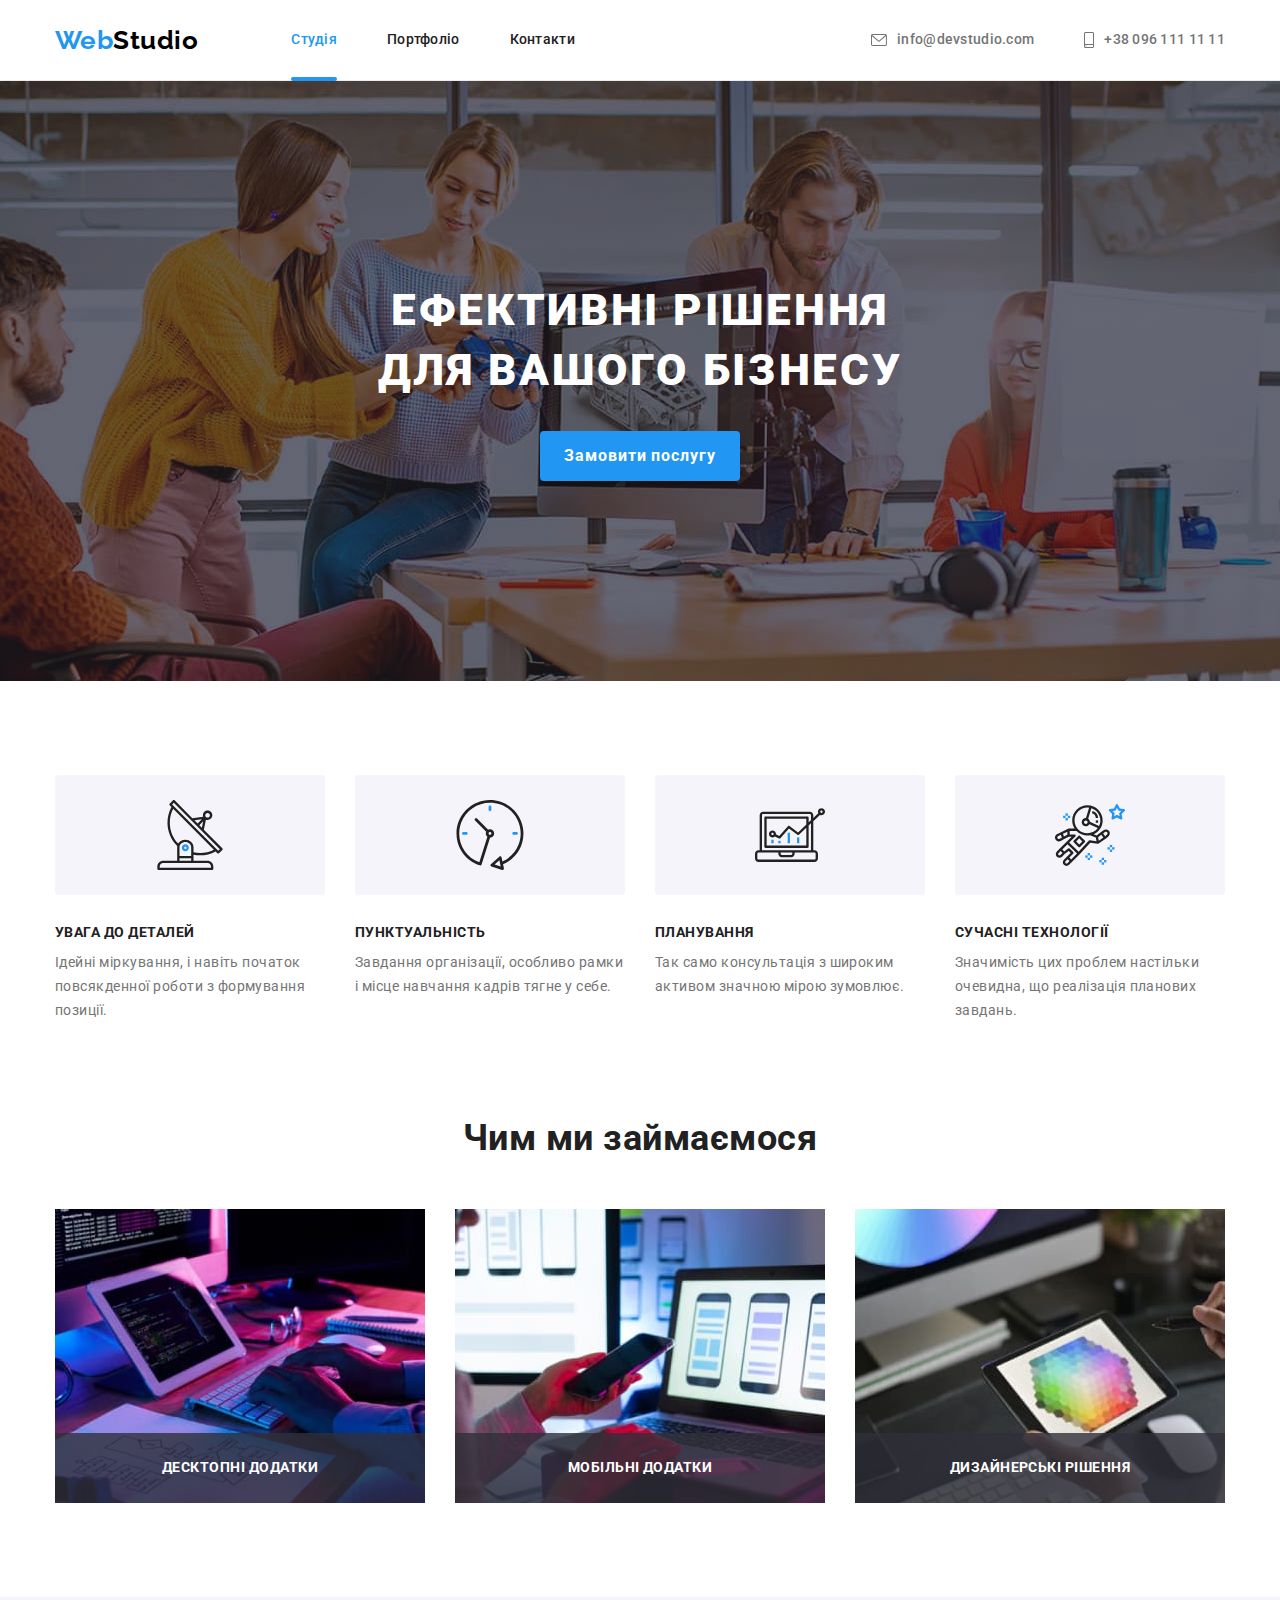
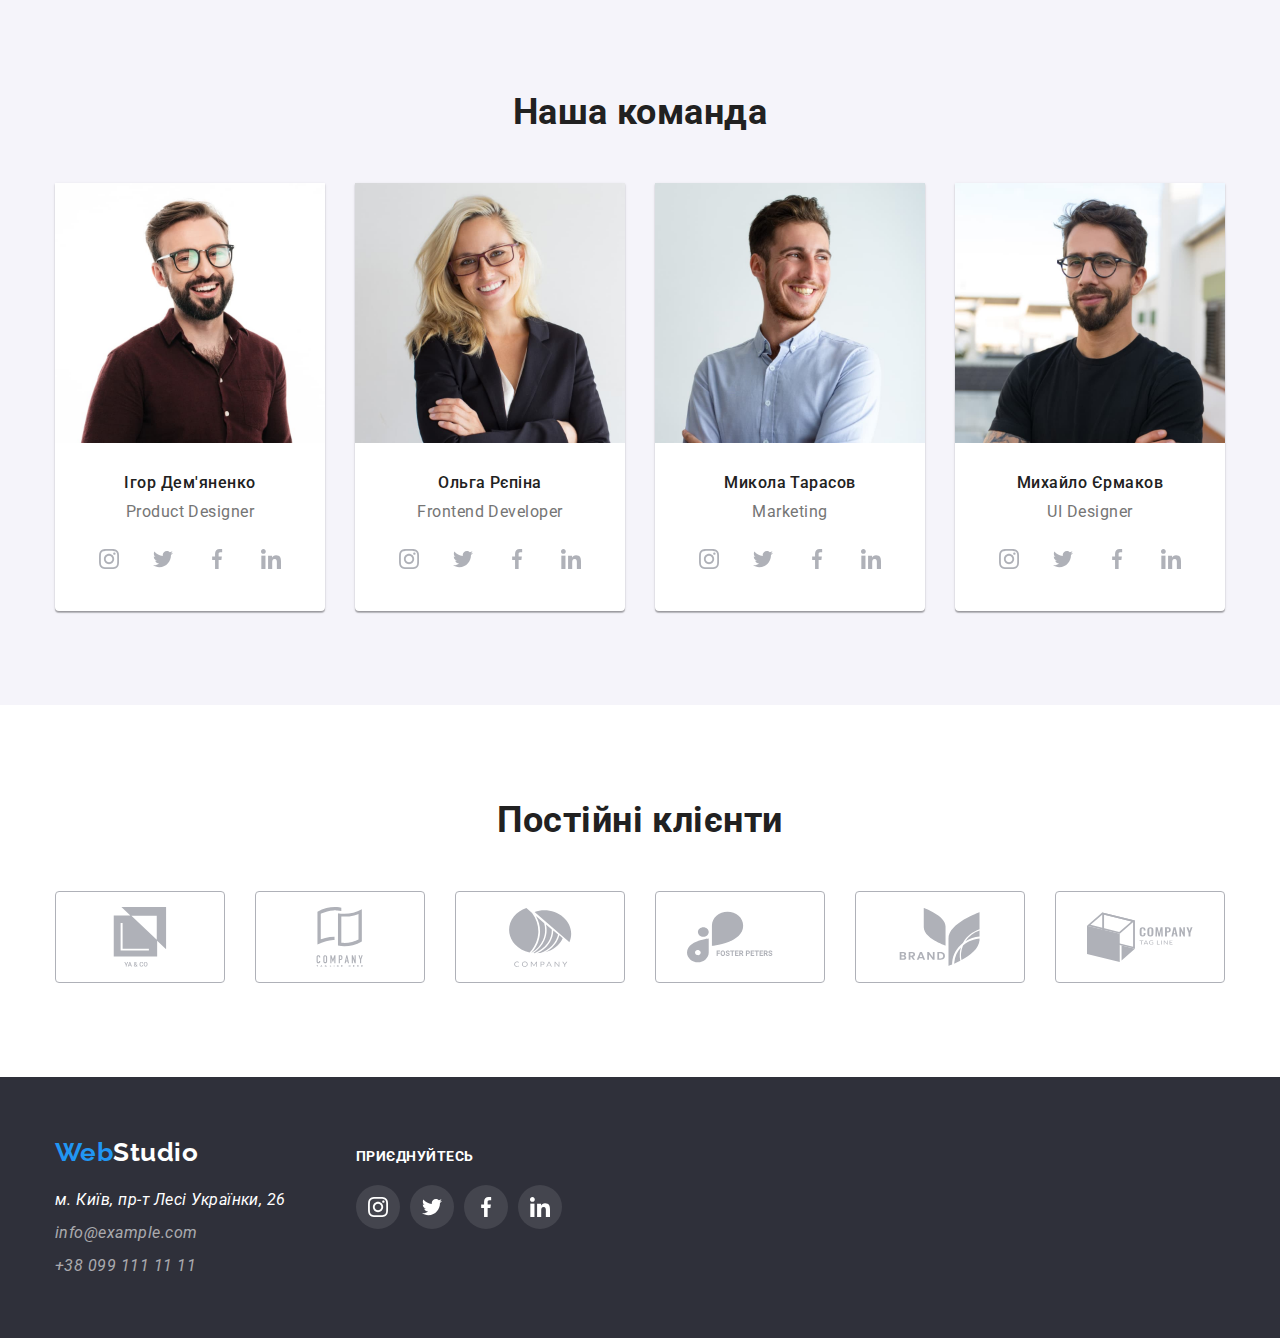
<file: index.html>
<!DOCTYPE html>
<html lang="ru">
<head>
    <meta charset="UTF-8">
    <meta http-equiv="X-UA-Compatible" content="IE=edge">
    <meta name="viewport" content="width=device-width, initial-scale=1.0">
    <title>WebStudio</title>
    <link rel="preconnect" href="https://fonts.googleapis.com">
    <link rel="preconnect" href="https://fonts.gstatic.com" crossorigin>
    <link href="https://fonts.googleapis.com/css2?family=Raleway:wght@700&family=Roboto:wght@400;500;700;900&display=swap"
        rel="stylesheet">
    <link rel="stylesheet" href="https://cdn.jsdelivr.net/npm/modern-normalize@1.1.0/modern-normalize.min.css">
    <link rel="stylesheet" href="./css/reset.css">
    <link rel="stylesheet" href="./css/style.css">
</head>
    <body class="page">
        <!--===============Шапка сайту============-->
         <header class="header">
            <div class="header-container container">
                
                    <a class="link logo" href="./index.html">Web<span class="header-studio">Studio</span> </a>
                    <nav class="navigation">
                    <ul class="site-nav">
                    <li class="site-nav-item"><a class="site-nav-link link current" href=""> Студія</a> </li>
                    <li class="site-nav-item"><a class="site-nav-link link" href="./portfolio.html"> Портфоліо</a> </li>
                    <li class="site-nav-item"><a class="site-nav-link link" href=""> Контакти</a> </li>
             </ul>
            </nav>
            <ul class="contacts list">
            <li class="contact-item">
                <a href="mailto:info@devstudio.com" class="contact-link link">
                <svg class="contact-icon" width="16" height="12"> 
                <use href="./images/icons/icons.svg#icon-envelopemail"></use>
            </svg>
            info@devstudio.com
        </a>
    </li>
            <li class="contact-item">
                <a href="tel:+380961111111" class="contact-link link">
                <svg class="contact-icon" width="10" height="16">
                    <use href="./images/icons/icons.svg#icon-smartphone"></use>
                </svg> 
                +38 096 111 11 11
            </a>
        </li>
        </ul>
            </div>
         </header>
         <!--================Основний контент(HERO)==============-->
         <main>
            <section class="hero">
                <div class="hero-flex container">
                <h1 class="hero-title">Ефективні рішення<br/>для вашого бізнесу</h1>
                <button type="button" class="hero-btn" data-modal-open>Замовити послугу</button>
            </div>
            </section>
            <!--============== Как мы работаем командой =========-->
            <section class="features-section section">
                <div class="container">
            <h2 class="section-title" hidden>Как мы работаем командой</h2>
            <ul class="features list">
                <li class="feature-item">
                    <div class="feature-icon">
                        <svg width="70" height="70">
                            <use href="./images/icons/icons.svg#icon-antenna"></use>
                        </svg>
                    </div>
                <h3 class="feature-title">УВАГА ДО ДЕТАЛЕЙ</h3>
                    <p class="feature-desc">Ідейні міркування, і навіть початок повсякденної роботи з формування позиції.</p>
                </li>
                <li class="feature-item">
                    <div class="feature-icon">
                        <svg width="70" height="70">
                            <use href="./images/icons/icons.svg#icon-clock"></use>
                        </svg>
                    </div>
                    <h3 class="feature-title">ПУНКТУАЛЬНІСТЬ</h3>
                    <p class="feature-desc">Завдання організації, особливо рамки і місце навчання кадрів тягне у себе.</p>
                </li>
                <li class="feature-item">
                    <div class="feature-icon">
                        <svg width="70" height="70">
                            <use href="./images/icons/icons.svg#icon-diagram"></use>
                        </svg>
                    </div>
                    <h3 class="feature-title">ПЛАНУВАННЯ</h3>
                    <p class="feature-desc">Так само консультація з широким активом значною мірою зумовлює.</p>
                </li>
                <li class="feature-item">
                    <div class="feature-icon">
                        <svg width="70" height="70">
                            <use href="./images/icons/icons.svg#icon-astronaut"></use>
                        </svg>
                    </div>
                   <h3 class="feature-title">СУЧАСНІ ТЕХНОЛОГІЇ</h3> 
                   <p class="feature-desc">Значимість цих проблем настільки очевидна, що реалізація планових завдань.</p>
                </li>
            </ul>

        </div>
            </section>

            <section class="section">
                <div class="container">
                    <h2 class="section-title">Чим ми займаємося</h2>
                    <ul class="works list">
                        <li class="work-item"><img src="./images/what-we-do/process1.jpg" alt="верстка" width="370" height="294">
                        <div class="work-label">
                            <h3 class="work-title">Десктопні додатки</h3>
                        </div>
                        </li>
                        <li class="work-item"><img src="./images//what-we-do/process2.jpg" alt="дизайн" width="370" height="294">
                        <div class="work-label">
                            <h3 class="work-title">Мобільні додатки</h3>
                        </div>
                        </li>
                        <li class="work-item"><img src="./images//what-we-do/process3.jpg" alt="стиль" width="370" height="294">
                        <div class="work-label">
                            <h3 class="work-title">Дизайнерські рішення</h3>
                        </div>
                        </li>
                    </ul>
                </div>
                
               
            </section>
            <section class="section team">
                <div class="container">               
                     <h2 class="section-title">Наша команда</h2>
                    <ul class="members list">
                        <li class="member-item"><img src="./images/our-team/jober1.jpg" alt="працівник_1" width="270" height="260" class="member-image">
                            <div class="member-content">
                            <h3 class="member-title">Ігор Дем'яненко</h3>
                            <p lang="en" class="member-desc" >Product Designer</p>
                            <ul class="member-item-list social-list">
                                <li class="social-item">
                                    <a href="" class="social-link member link">
                                        <svg class="social-icon member" width="20" height="20">
                                            <use href="./images/icons/icons.svg#icon-instagram"></use>
                                        </svg>
                                    </a>
                                </li>
                                <li class="social-item">
                                <a href="" class="social-link member link">
                                    <svg class="social-icon member" width="20" height="20">
                                        <use href="./images/icons/icons.svg#icon-twitter"></use>
                                    </svg>
                                </a>
                            </li>
                            <li class="social-item">
                                <a href="" class="social-link member link">
                                    <svg class="social-icon member" width="20" height="20">
                                        <use href="./images/icons/icons.svg#icon-facebook"></use>
                                    </svg>
                                </a>
                            </li>
                            <li class="social-item">
                                <a href="" class="social-link member link">
                                    <svg class="social-icon member" width="20" height="20">
                                        <use href="./images/icons/icons.svg#icon-linkedin"></use>
                                    </svg>
                                </a>
                            </li>
                            </ul>
                        </div>
                        </li>
                        <li class="member-item"><img src="./images/our-team/jober2.jpg" alt="працівник_2" width="270" height="260" class="member-image">
                            <div class="member-content">
                            <h3 class="member-title">Ольга Рєпіна</h3>
                            <p lang="en" class="member-desc" >Frontend Developer</p>
                                                        <ul class="member-item-list social-list">
                                <li class="social-item">
                                    <a href="" class="social-link member link">
                                        <svg class="social-icon member" width="20" height="20">
                                            <use href="./images/icons/icons.svg#icon-instagram"></use>
                                        </svg>
                                    </a>
                                </li>
                                <li class="social-item">
                                <a href="" class="social-link member link">
                                    <svg class="social-icon member" width="20" height="20">
                                        <use href="./images/icons/icons.svg#icon-twitter"></use>
                                    </svg>
                                </a>
                            </li>
                            <li class="social-item">
                                <a href="" class="social-link member link">
                                    <svg class="social-icon member" width="20" height="20">
                                        <use href="./images/icons/icons.svg#icon-facebook"></use>
                                    </svg>
                                </a>
                            </li>
                            <li class="social-item">
                                <a href="" class="social-link member link">
                                    <svg class="social-icon member" width="20" height="20">
                                        <use href="./images/icons/icons.svg#icon-linkedin"></use>
                                    </svg>
                                </a>
                            </li>
                            </ul>
                        </div>
                        </li>
                        <li class="member-item"><img src="./images/our-team/jober3.jpg" alt="працівник_3" width="270" height="260" class="member-image">
                           <div class="member-content">
                            <h3 class="member-title">Микола Тарасов</h3>
                            <p lang="en" class="member-desc" >Marketing</p>
                                                        <ul class="member-item-list social-list">
                                <li class="social-item">
                                    <a href="" class="social-link member link">
                                        <svg class="social-icon member" width="20" height="20">
                                            <use href="./images/icons/icons.svg#icon-instagram"></use>
                                        </svg>
                                    </a>
                                </li>
                                <li class="social-item">
                                <a href="" class="social-link member link">
                                    <svg class="social-icon member" width="20" height="20">
                                        <use href="./images/icons/icons.svg#icon-twitter"></use>
                                    </svg>
                                </a>
                            </li>
                            <li class="social-item">
                                <a href="" class="social-link member link">
                                    <svg class="social-icon member" width="20" height="20">
                                        <use href="./images/icons/icons.svg#icon-facebook"></use>
                                    </svg>
                                </a>
                            </li>
                            <li class="social-item">
                                <a href="" class="social-link member link">
                                    <svg class="social-icon member" width="20" height="20">
                                        <use href="./images/icons/icons.svg#icon-linkedin"></use>
                                    </svg>
                                </a>
                            </li>
                            </ul>
                        </div>
                        </li>
                        <li class="member-item"><img src="./images/our-team/jober4.jpg" alt="працівник_4" width="270" height="260" class="member-image">
                           <div class="member-content">
                            <h3 class="member-title">Михайло Єрмаков</h3>
                            <p lang="en" class="member-desc" >UI Designer</p>
                                                        <ul class="member-item-list social-list">
                                <li class="social-item">
                                    <a href="" class="social-link member link">
                                        <svg class="social-icon member" width="20" height="20">
                                            <use href="./images/icons/icons.svg#icon-instagram"></use>
                                        </svg>
                                    </a>
                                </li>
                                <li class="social-item">
                                <a href="" class="social-link member link">
                                    <svg class="social-icon member" width="20" height="20">
                                        <use href="./images/icons/icons.svg#icon-twitter"></use>
                                    </svg>
                                </a>
                            </li>
                            <li class="social-item">
                                <a href="" class="social-link member link">
                                    <svg class="social-icon member" width="20" height="20">
                                        <use href="./images/icons/icons.svg#icon-facebook"></use>
                                    </svg>
                                </a>
                            </li>
                            <li class="social-item">
                                <a href="" class="social-link member link">
                                    <svg class="social-icon member" width="20" height="20">
                                        <use href="./images/icons/icons.svg#icon-linkedin"></use>
                                    </svg>
                                </a>
                            </li>
                            </ul>
                        </div>
                        </li>
                    </ul>
                </div>

            </section>
            <section class="section">
            <div class="container">
                <h2 class="section-title">Постійні клієнти</h2>
                <ul class="clients">
                    <li class="client-item">
                        <a href="" class="client-link link">
                            <svg class="client-icon" width="106" height="60">
                                <use href="./images/icons/icons.svg#icon-client-1"></use>
                            </svg>
                        </a>
                    </li>
                    <li class="client-item">
                        <a href="" class="client-link link">
                            <svg class="client-icon" width="106" height="60">
                                <use href="./images/icons/icons.svg#icon-client-2"></use>
                            </svg>
                        </a>
                    </li>
                    <li class="client-item">
                        <a href="" class="client-link link">
                            <svg class="client-icon" width="106" height="60">
                                <use href="./images/icons/icons.svg#icon-client-3"></use>
                            </svg>
                        </a>
                    </li>
                    <li class="client-item">
                        <a href="" class="client-link link">
                            <svg class="client-icon" width="106" height="60">
                                <use href="./images/icons/icons.svg#icon-client-4"></use>
                            </svg>
                        </a>
                    </li>
                    <li class="client-item">
                        <a href="" class="client-link link">
                            <svg class="client-icon" width="106" height="60">
                                <use href="./images/icons/icons.svg#icon-client-5"></use>
                            </svg>
                        </a>
                    </li>
                    <li class="client-item">
                        <a href="" class="client-link link">
                            <svg class="client-icon" width="106" height="60">
                                <use href="./images/icons/icons.svg#icon-client-6"></use>
                            </svg>
                        </a>
                    </li>
    
                 </ul>
             </div>
        </section>
         </main>
         <!--=======================Підвал(FOOTER)====================-->
         <footer>
            <div class="footer-container container">
                 <div class="footer-block footer-address">
            <a class="link logo" href="./index.html" lang="en">Web<span class="footer-studio">Studio</span></a>
            <address class="address">
            <ul class="address list">
                <li class="address-item"><a class="address-map link" href="https://goo.gl/maps/Gebt9AiKVz2ZTQdTA" target="_blank">м. Київ, пр-т Лесі Українки, 26</a></li>
                <li class="address-item"><a class="address-link link" href="mailto:info@devstudio.com"> info@example.com</a></li>
                <li class="address-item"><a class="address-link link" href="tel:+380991111111"> +38 099 111 11 11</a></li>
            </ul>
            </address>
        </div>
         <div class="footer-block footer-social">
                <h3 class="footer-social-title">приєднуйтесь</h3>
                <ul class="footer-list  social-list">
                    <li class="social-item">
                        <a href="" class="social-link footer link">
                            <svg class="social-icon footer" width="20" height="20">
                                <use href="./images/icons/icons.svg#icon-instagram"></use>
                            </svg>
                        </a>
                    </li>
                    <li class="social-item">
                        <a href="" class="social-link footer link">
                            <svg class="social-icon footer" width="20" height="20">
                                <use href="./images/icons/icons.svg#icon-twitter"></use>
                            </svg>
                        </a>
                    </li>
                    <li class="social-item">
                        <a href="" class="social-link footer link">
                            <svg class="social-icon footer" width="20" height="20">
                                <use href="./images/icons/icons.svg#icon-facebook"></use>
                            </svg>
                        </a>
                    </li>
                    <li class="social-item">
                        <a href="" class="social-link footer link">
                            <svg class="social-icon footer" width="20" height="20">
                                <use href="./images/icons/icons.svg#icon-linkedin"></use>
                            </svg>
                        </a>
                    </li>
                </ul>
            </div>
        </div>
         </footer>
       
<!--=-============= модальное окно -->
    <div class="backdrop is-hidden" data-modal>
        <div class="modal">
            <button type="button" class="close-btn" data-modal-close>
                <svg class="close-icon" width="18" height="18">
                    <use href="./images/icons/icons.svg#icon-close"></use>
                </svg>
            </button>
        </div>
    </div>

<!-- скрипт модального вікна -->
    <script src="./js/modal.js"></script>

<!-- скрипт хедера -->
    <script>
        const { height: pageHeaderHeight } = document
                .querySelector(".header")
                .getBoundingClientRect();

            document.body.style.paddingTop = `${pageHeaderHeight}px`;
    </script>
    </body>
</html>
</file>
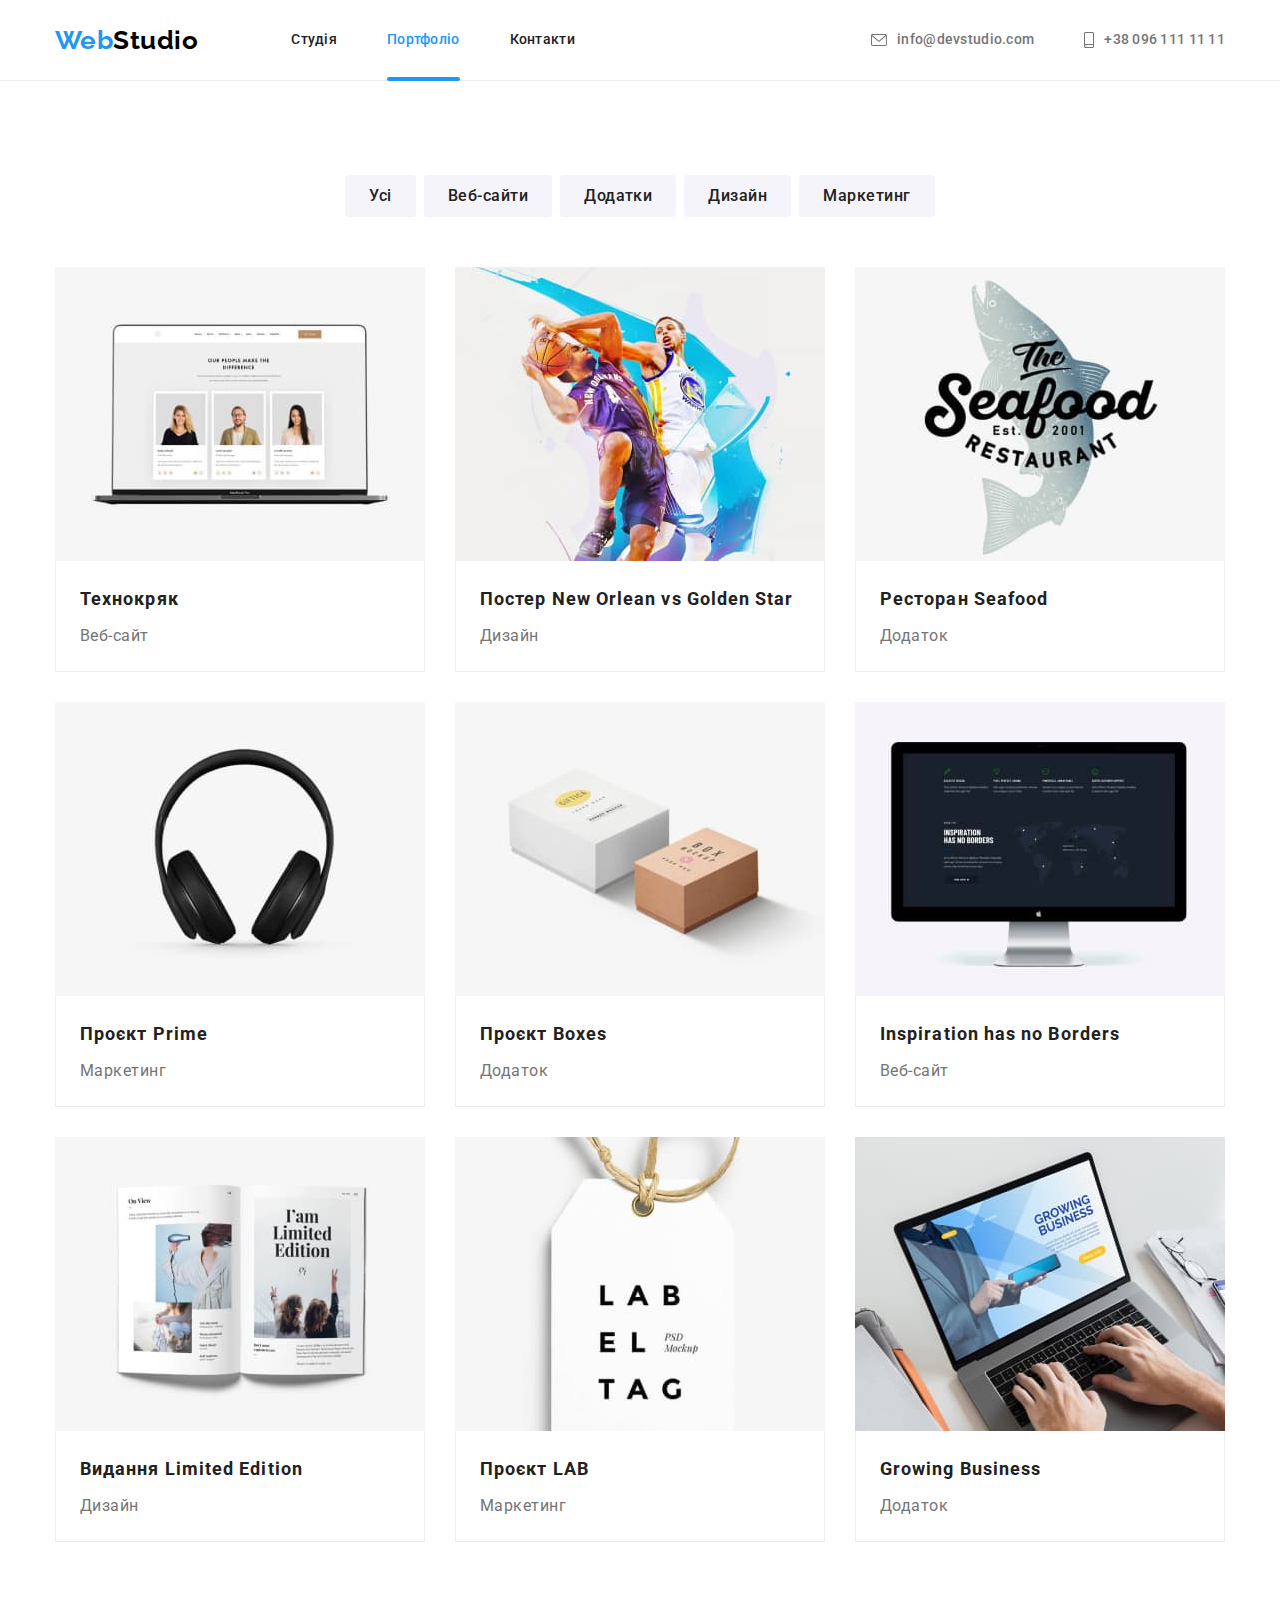
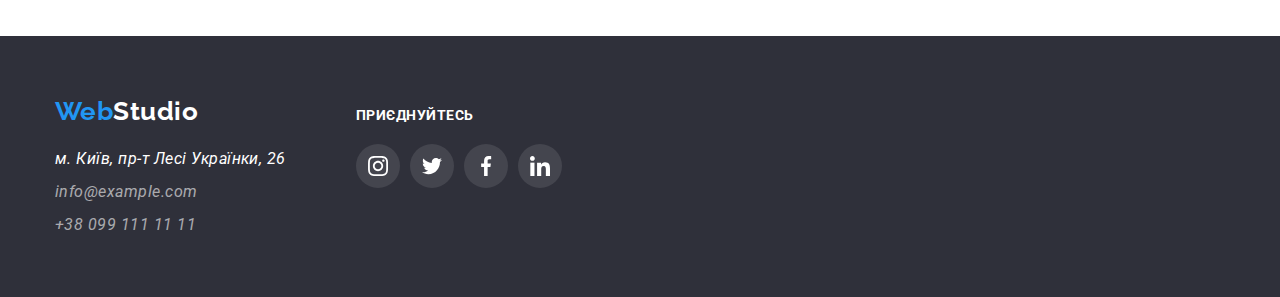
<file: portfolio.html>
<!DOCTYPE html>
<html lang="ru">
<head>
    <meta charset="UTF-8">
    <meta http-equiv="X-UA-Compatible" content="IE=edge">
    <meta name="viewport" content="width=device-width, initial-scale=1.0">
    <title>WebStudio</title>
    <link rel="preconnect" href="https://fonts.googleapis.com">
    <link rel="preconnect" href="https://fonts.gstatic.com" crossorigin>
    <link href="https://fonts.googleapis.com/css2?family=Raleway:wght@700&family=Roboto:wght@400;500;700;900&display=swap"
        rel="stylesheet">
        <link rel="stylesheet" href="https://cdn.jsdelivr.net/npm/modern-normalize@1.1.0/modern-normalize.min.css">
    <link rel="stylesheet" href="./css/reset.css">
    <link rel="stylesheet" href="./css/style.css">
</head>

<body class="page">
    <!--========= Шапка сайту ========-->
    <header class="header">
         <div class="header-container container">
        
            <a  href="./index.html" class="link logo" lang="en" >Web<span class="header-studio">Studio</span></a>
            <nav class="navigation">
            <ul class="site-nav list">
                <li class="site-nav-item"><a class="site-nav-link link" href="./index.html" >Студія</a></li>
                <li class="site-nav-item"><a class="site-nav-link link current" href="./portfolio.html">Портфоліо</a></li>
                <li class="site-nav-item"><a class="site-nav-link link" href="">Контакти</a></li>
            </ul>
        </nav>
    
        <ul class="contacts list">
            <li class="contact-item">
                <a href="mailto:info@devstudio.com" class="contact-link link">
                    <svg class="contact-icon" width="16" height="12">
                        <use href="./images/icons/icons.svg#icon-envelopemail"></use>
                    </svg>
                    info@devstudio.com
                </a>
                </li>
            <li class="contact-item">
                <a href="tel:+380961111111" class="contact-link link">
                <svg class="contact-icon" width="10" height="16">
                    <use href="./images/icons/icons.svg#icon-smartphone"></use>
                </svg>
                +38 096 111 11 11
            </a>
            </li>
        </ul>
        </div>
    </header>
<!--================Основний контент(HERO)==============-->
<main>
    <section class="section">
        <div class="container">
        <h1 class="section-title" hidden>Портфоліо</h1>
        <ul class="filters list">
            <li class="filter-item">
                <button type="button" class="filter-btn active" >Усі</button>
            </li>
            <li class="filter-item">
                <button type="button" class="filter-btn" >Веб-сайти</button> 
            </li>
            <li class="filter-item">
                <button type="button" class="filter-btn" >Додатки</button> 
            </li>
            <li class="filter-item">
                <button type="button" class="filter-btn" >Дизайн</button> 
            </li>
            <li class="filter-item">
                <button type="button" class="filter-btn" >Маркетинг</button> 
            </li>
        </ul>
<ul class="projects">
    <li class ="project-item">
<a href="" class="project-link link">
    <div class="project-thumb">
    <img src="./images/portfolio/project-1.jpg" alt="Веб-сайт на экране макбука" width="370" height="294">
    <div class="project-overlay">
            <p class="project-overlay-text">
Ресурс пропонує комплексні пропозиції з різним рівнем функціоналу та сервісів. 
Все це дозволить відвідувачу отримати вичерпні відомості про компанію чи приватну особу.
            </p>
        </div>
    </div>
   <div class="project-content">
    <h2 class="project-title" >Технокряк</h2>
    <p class="project-desc" >Веб-сайт</p>
</div>
</a>
    </li>
    <li class ="project-item">
<a href="" class="project-link link">
    <div class="project-thumb">
    <img src="./images/portfolio/project-2.jpg" alt="Два баскетболиста" width="370" height="294">
    <div class="project-overlay">
        <p class="project-overlay-text">
Ресурс пропонує комплексні пропозиції з різним рівнем функціоналу та сервісів. 
Все це дозволить відвідувачу отримати вичерпні відомості про компанію чи приватну особу.
        </p>
    </div>
</div>
    <div class="project-content">
    <h2 class="project-title" >Постер New Orlean vs Golden Star</h2>
    <p class="project-desc" >Дизайн</p>
</div>
</a>
    </li>
    <li class ="project-item">
<a href="" class="project-link link">
    <div class="project-thumb">
    <img src="./images/portfolio/project-3.jpg" alt="Полупрозрачная рыба и надпись на первом плане" width="370" height="294">
    <div class="project-overlay">
        <p class="project-overlay-text">
Ресурс пропонує комплексні пропозиції з різним рівнем функціоналу та сервісів. 
Все це дозволить відвідувачу отримати вичерпні відомості про компанію чи приватну особу.
        </p>
    </div>    
</div>
    <div class="project-content">
    <h2 class="project-title" >Ресторан Seafood</h2>
    <p class="project-desc" >Додаток</p>
</div>
</a>
    </li>
    <li class ="project-item">
<a href="" class="project-link link">
    <div class="project-thumb">
    <img src="./images/portfolio/project-4.jpg" alt="Наушники" width="370" height="294">
    <div class="project-overlay">
        <p class="project-overlay-text">
Ресурс пропонує комплексні пропозиції з різним рівнем функціоналу та сервісів. 
Все це дозволить відвідувачу отримати вичерпні відомості про компанію чи приватну особу.
        </p>
    </div>
</div>
    <div class="project-content">
    <h2 class="project-title" >Проєкт Prime</h2>
    <p class="project-desc" >Маркетинг</p>
</div>
</a>
    </li>
    <li class ="project-item">
<a href="" class="project-link link">
    <div class="project-thumb">
    <img src="./images/portfolio/project-5.jpg" alt="Две коробки" width="370" height="294">
    <div class="project-overlay">
        <p class="project-overlay-text">
Ресурс пропонує комплексні пропозиції з різним рівнем функціоналу та сервісів. 
Все це дозволить відвідувачу отримати вичерпні відомості про компанію чи приватну особу.
        </p>
    </div>
</div>
    <div class="project-content">
    <h2 class="project-title" >Проєкт Boxes</h2>
    <p class="project-desc" >Додаток</p>
</div>
</a>
    </li>
    <li class ="project-item">
<a href="" class="project-link link">
    <div class="project-thumb">
    <img src="./images/portfolio/project-6.jpg" alt="Монитор с веб-сайтом на экране" width="370" height="294">
    <div class="project-overlay">
        <p class="project-overlay-text">
Ресурс пропонує комплексні пропозиції з різним рівнем функціоналу та сервісів. 
Все це дозволить відвідувачу отримати вичерпні відомості про компанію чи приватну особу.
        </p>
    </div>
</div>
    <div class="project-content">
    <h2 class="project-title" >Inspiration has no Borders</h2>
    <p class="project-desc" >Веб-сайт</p>
</div>
</a>
    </li>
    <li class ="project-item">
<a href="" class="project-link link">
    <div class="project-thumb">
    <img src="./images/portfolio/project-7.jpg" alt="Открытый журнал" width="370" height="294">
    <div class="project-overlay">
        <p class="project-overlay-text">
Ресурс пропонує комплексні пропозиції з різним рівнем функціоналу та сервісів. 
Все це дозволить відвідувачу отримати вичерпні відомості про компанію чи приватну особу.
        </p>
    </div>
</div>
    <div class="project-content">
    <h2 class="project-title" >Видання Limited Edition</h2>
    <p class="project-desc" >Дизайн</p>
</div>
</a>
    </li>
    <li class ="project-item">
<a href="" class="project-link link">
    <div class="project-thumb">
    <img src="./images/portfolio/project-8.jpg" alt="Лейбл" width="370" height="294">
    <div class="project-overlay">
        <p class="project-overlay-text">
Ресурс пропонує комплексні пропозиції з різним рівнем функціоналу та сервісів. 
Все це дозволить відвідувачу отримати вичерпні відомості про компанію чи приватну особу.
        </p>
    </div>
</div>
    <div class="project-content">
    <h2 class="project-title" >Проєкт LAB</h2>
    <p class="project-desc" >Маркетинг</p>
</div>
</a>
    </li>
    <li class ="project-item">
<a href="" class="project-link link">
    <div class="project-thumb">
    <img src="./images/portfolio/project-9.jpg" alt="Руки на клавиатуре ноутбука" width="370" height="294">
    <div class="project-overlay">
        <p class="project-overlay-text">
Ресурс пропонує комплексні пропозиції з різним рівнем функціоналу та сервісів. 
Все це дозволить відвідувачу отримати вичерпні відомості про компанію чи приватну особу.
        </p>
    </div>
</div>
    <div class="project-content">
    <h2 class="project-title" >Growing Business</h2>
    <p class="project-desc" >Додаток</p>
</div>
</a>
    </li>
</ul>
</div>
 </section>
</main>

<!--=========== підвал сайту(FOOTER) ===============-->
    <footer>
        <div class="footer-container container">
            <div class="footer-block footer-address">
        <a class="logo link" href="./index.html" lang="en" >Web<span class="footer-studio">Studio</span></a>
        <address class="address">
            <ul class="address list">
                <li class="address-item"><a class="address-map link" href="https://goo.gl/maps/fksLgXk4oVLqper47" >м. Київ, пр-т Лесі Українки, 26</a></li>
                <li class="address-item"><a class="address-link link" href="mailto:info@example.com">info@example.com</a></li>
                <li class="address-item"><a class="address-link link" href="tel:+380991111111" >+38 099 111 11 11</a></li>
            </ul>
        </address>
         </div>
            <div class="footer-block footer-social">
                <h3 class="footer-social-title">приєднуйтесь</h3>
                <ul class="footer-list  social-list">
                    <li class="social-item">
                        <a href="" class="social-link footer link">
                            <svg class="social-icon footer" width="20" height="20">
                                <use href="./images/icons/icons.svg#icon-instagram"></use>
                            </svg>
                        </a>
                    </li>
                    <li class="social-item">
                        <a href="" class="social-link footer link">
                            <svg class="social-icon footer" width="20" height="20">
                                <use href="./images/icons/icons.svg#icon-twitter"></use>
                            </svg>
                        </a>
                    </li>
                    <li class="social-item">
                        <a href="" class="social-link footer link">
                            <svg class="social-icon footer" width="20" height="20">
                                <use href="./images/icons/icons.svg#icon-facebook"></use>
                            </svg>
                        </a>
                    </li>
                    <li class="social-item">
                        <a href="" class="social-link footer link">
                            <svg class="social-icon footer" width="20" height="20">
                                <use href="./images/icons/icons.svg#icon-linkedin"></use>
                            </svg>
                        </a>
                    </li>
                </ul>
            </div>
    </div>
    </footer>
    
    <!-- скрипт хэдэра -->
    <script>
        const { height: pageHeaderHeight } = document
            .querySelector(".header")
            .getBoundingClientRect();

        document.body.style.paddingTop = `${pageHeaderHeight}px`;
    </script>
    </body>
    
    </html>
</file>
<file: css/style.css>
:root {
    /* основний колір тексту */
    --primary-text-color: #757575;
    /* колір ссилок ховер */
    --accent-color: #2196f3;
    /* другорядний колір тексту */
    --title-text-color: #212121;
    /* колір тексту заголовка в Герої */
    --order-title-text-color: #fff;
    /* фон сторінки вебсайту */
    --primary-bg-color: #fff;
    /* другорядний фон сторінки(футер та замовлення послу) */
    --footer-bg-color: #2f303a;
    /* колір контактів в футері */
    --footer-contacts-color: rgba(255, 255, 255, 0.6);
    /* колір лого "студіо" в хедері */
    --logo-studio-header-color: #000;
    /* колір фону ""Наша команда */
    --secondary-bg-color: #f5f4fa;
    /* фон кнопки в hero-btn */
    --background-color-hero-btn: #188CE8;
    /* колір бордерів */
    --border-color: #ECECEC;
    /* колір бордеру-портфоліо */
    --border-portfolio: #eeeeee;

    --hero-overlay-color: rgba(47, 48, 58, 0.4);
    --footer-social-bg-color: rgba(255, 255, 255, 0.1);
    --team-social-icon-color: #afb1b8;
    --project-overlay-color: rgba(33, 150, 243, 0.9);
    --work-overlay-color: rgba(47, 48, 58, 0.8);
    --backdrop-color: rgba(0, 0, 0, 0.2);

    --main-margin: 30px;
    --secondary-margin: 50px;
    --small-margin: 10px;
    --portfolio-address-margin: 20px;
    --main-title-size: 16px;
    --main-text-size: 14px;
    --main-border-radius: 4px;
    --timing-function: cubic-bezier(0.4, 0, 0.2, 1);
    
}


body {
    padding-top: 80px;
    font-family: "Roboto", sans-serif;
    letter-spacing: 0.03em;
    color: var(--primary-text-color);
    background-color: var(--primary-bg-color);
}

img {
    display: block;
    max-width: 100%;
    height: auto;
  }
p,
h1,
h2,
h3,
h4 {
  margin: 0;
}
ul {
    margin: 0;
    padding-left: 0;
    list-style: none;
}
.container {
    width: 1200px;
    padding: 0 15px;
    margin: 0 auto;
  }
  .section {
    padding-top: 94px;
    padding-bottom: 94px;
  }

/*====скидаємо загальний стиль тексту сторінки==== */
.link {
text-decoration: none;
transition: color 250ms var(--timing-function);
}

/* ====убираємо впорядкування списків===== */
.list {
    list-style: none;
}

.link:hover,
.link:focus {
    color: var(--accent-color);
}

/* =======Шапка========== */
.header {
  position: fixed;
  z-index: 1;
  width: 100%;
  top: 0;
  left: 0;
  min-height: 80px;

  border-bottom: 1px solid var(--border-color);
  background-color: var(--primary-bg-color);
  }
  .header-container {
  display: flex;
  align-items: center;
}
  
/* ======Логотип======== */
.logo {
    font-family: 'Raleway', sans-serif;
        font-weight: 700;
        font-size: 26px;
        line-height: 1.19;
        color: var(--accent-color);
}

.header-studio {
    color: var(--logo-studio-header-color);
}

.footer-studio {
    color: var(--primary-bg-color);
}
/* =====навігація сайту і контакти в шапці====  */

.navigation {
    margin-left: 93px;
  }

  .site-nav {
    display: flex;
    align-items: center;
  }
  .contacts {
    display: flex;
    align-items: center;
    margin-left: auto;
  }
  .site-nav-item:not(:last-child),
  .contact-item:not(:last-child) {
  margin-right: var(--secondary-margin);
}

.site-nav-link,
.contact-link {
    display: block;
    padding-top: 32px;
    padding-bottom: 32px;

    font-weight: 500;
    font-size: var(--main-text-size);
    line-height: 1.14;
    letter-spacing: 0.02em;
}

.site-nav-link {
    color: var(--title-text-color);
    position: relative;
}
.site-nav-link.current {
    color: var(--accent-color);
  }
  .site-nav-link.current::after {
    content: "";
  
    position: absolute;
    left: 0;
    bottom: -1px;
  
    display: block;
    width: 100%;
    height: 4px;
    background-color: var(--accent-color);
    border-radius: 2px;
  }

.contact-link {
  display: flex;
    align-items: center;
    justify-content: center;
    width: 100%;
    height: 100%;
    color: var(--primary-text-color);
}

.contact-icon {
  fill: var(--primary-text-color);
  margin-right: var(--small-margin);
  transition: fill 250ms var(--timing-function);
}

.contact-link:hover .contact-icon,
.contact-link:focus .contact-icon {
  fill: var(--accent-color);
}
/* ======Головна сторінка(HERO)======= */
.hero {
    margin: 0 auto;
    padding-top: 200px;
    padding-bottom: 200px;
    max-width: 1600px;
    min-height: 600px;
    background-image: linear-gradient(rgba(47, 48, 58, 0.4),
      rgba(47, 48, 58, 0.4)),
    url("../images/bg-hero-image.jpg");
    background-repeat: no-repeat;
    background-position: center;
    background-size: cover;
    background-color: var(--footer-bg-color);
}
.hero-flex {
    display: flex;
    flex-direction: column;
    align-items: center;
  }

.hero-title {
    margin: 0 auto;

    font-weight: 900;
    font-size: 44px;
    line-height: 1.36;
    text-align: center;
    letter-spacing: 0.06em;
    text-transform: uppercase;
    max-width: 696px;

    color: var(--order-title-text-color);
}

.hero-btn {
    width: 200px;
  height: var(--secondary-margin);
  margin-top: var(--main-margin);

    font-family: inherit;
    font-weight: 700;
    font-size: var(--main-title-size);
    line-height: 1.87;
    letter-spacing: 0.06em;

    color: var(--primary-bg-color);
    background-color: var(--accent-color);

    border-color: transparent;
    box-shadow: 0px 4px 4px rgba(0, 0, 0, 0.15);
    border-radius: var(--main-border-radius);
  

    cursor: pointer;
    transition: color 250ms var(--timing-function),
    background-color 250ms var(--timing-function);
}
.hero-btn:hover,
.hero-btn:focus {
    color: var(--accent-color);
    background-color: var(--primary-bg-color);
}

/*=========== загальний стиль в секціях ======*/
.section-title,
.feature-title,
.member-title {
    color: var(--title-text-color);
}
.section-title,
.member-title,
.member-desc {
    text-align: center;
}
.section-title {
    margin-bottom: var(--secondary-margin);

    font-weight: 700;
    font-size: 36px;
    line-height: 1.17;
}
.feature-title,
.work-title,
.footer-social-title {
  font-weight: 700;
  font-size: var(--main-text-size);
  line-height: 1.14;
  text-transform: uppercase;
}
/* секція - особливості */
.features-section {
    padding-bottom: 0px;
  }
  .features {
    display: flex;
    margin-left: calc(-1 * var(--main-margin));
  }
  .feature-item {
    flex-basis: calc(100% / 4 - var(--main-margin));
    margin-left: var(--main-margin);
  }  

.feature-icon {
  display: flex;
  align-items: center;
  justify-content: center;
  height: 120px;
  background-color: var(--secondary-bg-color);
  border-radius: var(--main-border-radius);

  margin-bottom: var(--main-margin);
}
.feature-title {
  margin-bottom: var(--small-margin);
}
.feature-desc {
    font-size: 14px;
    line-height: 1.71;
}
/* секція - робота */
.works {
    display: flex;
    margin-left: calc(-1 * var(--main-margin));
  }
  
  .work-item {
    position: relative;
    overflow: hidden;
    flex-basis: calc(100% / 3 - var(--main-margin));
    margin-left: var(--main-margin);
  }

  .work-label {
    display: flex;
    align-items: center;
    justify-content: center;
    position: absolute;
    bottom: 0;
  
    width: 100%;
    height: 70px;
    background-color: var(--work-overlay-color);
  }

  .work-title {
    color: var(--primary-bg-color);
  }
/* секція - команда */
.team {
    background-color: var(--secondary-bg-color);
}
.members {
    display: flex;
    margin-left: calc(-1 * var(--main-margin));
  }
  .member-item {
    flex-basis: calc(100% / 4 - var(--main-margin));
    margin-left: var(--main-margin);
  
    background-color: var(--primary-bg-color);

    box-shadow: 0px 1px 3px rgba(0, 0, 0, 0.12),
     0px 1px 1px rgba(0, 0, 0, 0.14),
    0px 2px 1px rgba(0, 0, 0, 0.2);
  border-radius: 0px 0px 4px 4px;
  }

  
.member-content {
    padding-top: var(--main-margin);
    padding-bottom: var(--main-margin);
  }

.member-title,
.member-desc {
    font-size: var(--main-title-size);
    line-height: 1.19;
}

.member-title {
    margin-bottom: var(--small-margin);
    font-weight: 500;
}


.member-desc {
  margin-bottom: 16px;
}

/* ====іконки на соц. мережі==== */
.social-list {
  display: flex;
  justify-content: center;
}
.social-item {
  width: 44px;
  height: 44px;
}
.social-item:not(:first-child) {
  margin-left: var(--small-margin);
}
.social-link {
  display: flex;
  align-items: center;
  justify-content: center;
  width: 100%;
  height: 100%;
  border-radius: 50%;
  transition: background-color 250ms var(--timing-function);
}
.social-link.member {
  background-color: var(--primary-bg-color);
}
.social-icon.member {
  fill: var(--team-social-icon-color);
  transition: fill 250ms var(--timing-function);
}
.social-link.member:hover .social-icon,
.social-link.member:focus .social-icon {
  fill: var(--primary-bg-color);
}
.social-link.footer {
  background-color: var(--footer-social-bg-color);
}
.social-icon.footer {
  fill: var(--primary-bg-color);
}
.social-link:hover,
.social-link:focus {
  background-color: var(--accent-color);
}

/*===========секція Постійні клієнти===== */

.clients {
  display: flex;
}

.client-item {
  width: 170px;
  height: 92px;
}

.client-item:not(:first-child) {
  margin-left: var(--main-margin);
}

.client-link {
  display: flex;
  align-items: center;
  justify-content: center;
  width: 100%;
  height: 100%;
  border: 1px solid var(--team-social-icon-color);
  border-radius: var(--main-border-radius);
  transition: fill 250ms var(--timing-function);
}

.client-link:hover,
.client-link:focus {
  border-color: var(--accent-color);
}

.client-icon {
  fill: var(--team-social-icon-color);
  transition: fill 250ms var(--timing-function);
}

.client-link:hover .client-icon,
.client-link:focus .client-icon {
  fill: var(--accent-color);
}
/* =========підвал сайту======= */

footer {
    padding-top: 60px;
    padding-bottom: 60px;

    background-color: var(--footer-bg-color);
}
.footer-container {
  display: flex;
  align-items: baseline;
}

.footer-block:not(:first-child) {
  margin-left: 70px;
}

.address {
  margin-top: var(--portfolio-address-margin);
}
.address-list {
    font-style: normal;
    font-size: var(--main-text-size);
    line-height: 1.71;
}
.address-item:not(:last-child) {
  margin-bottom: 9px;
}

.address-map {
    color: var(--primary-bg-color);
}

.address-link {
    color: var(--footer-contacts-color);
}

.footer-social-title {
  margin-bottom: 20px;
  color: var(--primary-bg-color);
}
/*=======Сторінка - Портфоліо======== */
.filters {
    display: flex;
    justify-content: center;
    align-items: center;
    margin-bottom: var(--secondary-margin);
  }

  .filter-item:not(:first-child) {
    margin-left: 8px;
  }
.filter-btn {
    padding: 6px 22px;

    font-family: inherit;
    font-weight: 500;
    font-size: var(--main-title-size);
    line-height: 1.62;
    letter-spacing: 0.03em;
  
    color: var(--title-text-color);
    background-color: var(--secondary-bg-color);

    border-color: transparent;
    border-radius: var(--main-border-radius);
  
    cursor: pointer;
    transition: color 250ms var(--timing-function),
    background-color 250ms var(--timing-function),
    box-shadow 250ms var(--timing-function);
  }
  
  .filter-btn:hover,
  .filter-btn:focus {
    color: var(--primary-bg-color);
    background-color: var(--accent-color);
    box-shadow: 0px 3px 1px rgba(0, 0, 0, 0.1), 0px 1px 2px rgba(0, 0, 0, 0.08),
        0px 2px 2px rgba(0, 0, 0, 0.12);
}
.projects {
    display: flex;
    flex-wrap: wrap;
  
    margin-top: calc(-1 * var(--main-margin));
    margin-left: calc(-1 * var(--main-margin));
  }
  .project-item {
    flex-basis: calc(100% / 3 - var(--main-margin));
    margin-top: var(--main-margin);
    margin-left: var(--main-margin);
  }
  
  .project-link {
      display: block;
      transition: box-shadow 250ms var(--timing-function);
    }

  .project-link:hover,
  .project-link:focus {
         box-shadow: 0px 1px 1px rgba(0, 0, 0, 0.12), 0px 4px 4px rgba(0, 0, 0, 0.06),
            1px 4px 6px rgba(0, 0, 0, 0.16);
        }

  .project-thumb {
      position: relative;
      overflow: hidden;
      }
  .project-overlay {
        position: absolute;
        top: 0;
        bottom: 0;
      
        width: 100%;
        height: 100%;
        background-color: var(--project-overlay-color);
        transform: translateY(100%);
      
        transition: transform 250ms var(--timing-function);
      }
  .project-link:hover .project-overlay,
  .project-link:focus .project-overlay {
        transform: translateY(0);
      }
  .project-overlay-text {
        padding: 63px 24px;
        font-size: 18px;
        line-height: 1.56;
      
        color: var(--primary-bg-color);
      }
      
  .project-content {
    padding: 20px 24px;
    border-right: 1px solid var(--border-portfolio);
    border-left: 1px solid var(--border-portfolio);
    border-bottom: 1px solid var(--border-portfolio);
  }
  .project-title {
    margin-bottom: 4px;

    font-weight: 700;
    font-size: 18px;
    line-height: 2;
    letter-spacing: 0.06em;
  
    color: var(--title-text-color);
  }
  
  .project-desc {
    font-size: var(--main-title-size);
    line-height: 1.87;
  
    color: var(--primary-text-color);
  }

  /*========== модальне вікно========== */

.backdrop {
  position: fixed;
  z-index: 1;
  top: 0;
  left: 0;
  width: 100vw;
  height: 100vh;

  background-color: var(--backdrop-color);
  opacity: 1;
  transition: opacity 250ms var(--timing-function),
    visibility 250ms var(--timing-function);
}

.modal {
  position: absolute;
  top: 50%;
  left: 50%;
  transform: translate(-50%, -50%) scale(1);
  transition: transform 250ms var(--timing-function),
    opacity 250ms var(--timing-function);

  min-width: 528px;
  min-height: 581px;

  background-color: var(--primary-bg-color);
  box-shadow: 0px 1px 3px rgba(0, 0, 0, 0.12), 0px 1px 1px rgba(0, 0, 0, 0.14),
    0px 2px 1px rgba(0, 0, 0, 0.2);
  border-radius: 4px;
}

.backdrop.is-hidden {
  opacity: 0;
  visibility: hidden;
  pointer-events: none;
}

.backdrop.is-hidden .modal {
  transform: translate(-50%, -50%) scale(0.9);
  opacity: 0;
}

.close-btn {
  position: absolute;
  display: flex;
  align-items: center;
  justify-content: center;

  top: 8px;
  right: 8px;
  border-radius: 50%;
  width: 30px;
  height: 30px;

  background-color: transparent;
  border: 1px solid rgba(0, 0, 0, 0.1);
  cursor: pointer;
}
</file>
